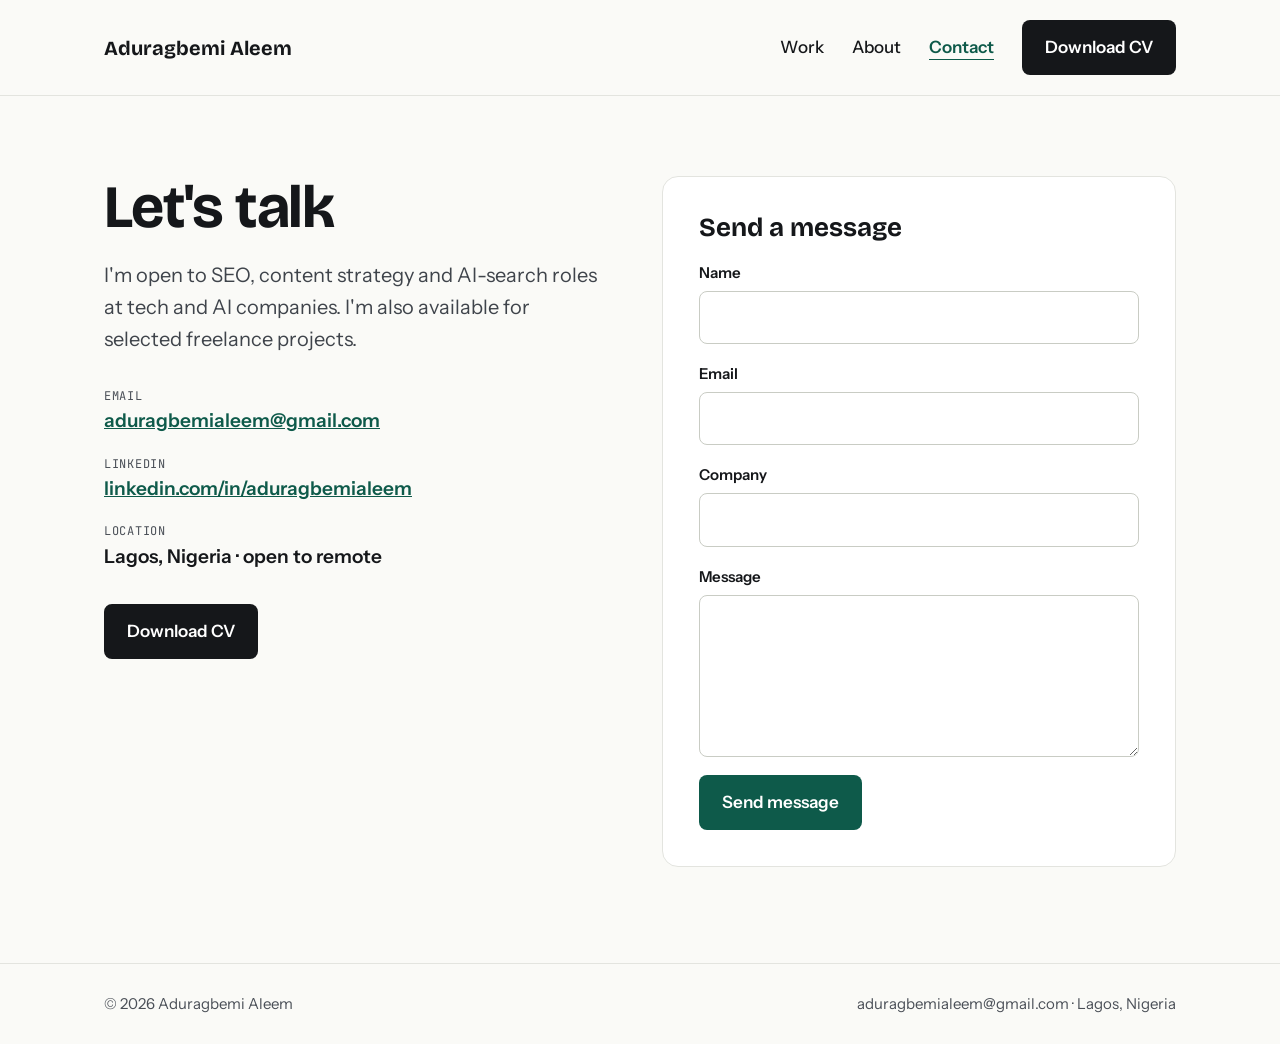
<file: contact.html>
<!doctype html>
<html lang="en">
<head>
  <meta charset="utf-8">
  <meta name="viewport" content="width=device-width, initial-scale=1">
  <title>Contact | Aduragbemi Aleem</title>
  <meta name="description" content="Get in touch with Aduragbemi Aleem about SEO, content strategy and AI-search roles.">
  <link rel="canonical" href="https://adr-portfolio-omega.vercel.app/contact.html">

  <meta property="og:type" content="website">
  <meta property="og:title" content="Contact | Aduragbemi Aleem">
  <meta property="og:description" content="Open to SEO, content strategy and AI-search roles.">
  <meta property="og:url" content="https://adr-portfolio-omega.vercel.app/contact.html">

  <link rel="preconnect" href="https://fonts.googleapis.com">
  <link rel="preconnect" href="https://fonts.gstatic.com" crossorigin>
  <link href="https://fonts.googleapis.com/css2?family=Bricolage+Grotesque:opsz,wght@12..96,500;12..96,700&family=Instrument+Sans:wght@400;500;600&family=JetBrains+Mono:wght@500&display=swap" rel="stylesheet">
  <link rel="stylesheet" href="styles.css">
</head>
<body>

<header class="site-header">
  <nav class="container nav" aria-label="Main">
    <a class="brand" href="index.html">Aduragbemi Aleem</a>
    <div class="nav-links">
      <a href="work.html">Work</a>
      <a href="about.html">About</a>
      <a href="contact.html" aria-current="page">Contact</a>
      <a class="btn btn-dark" href="cv.pdf" download>Download CV</a>
    </div>
  </nav>
</header>

<main class="container contact">

  <section class="contact-info">
    <h1 class="display">Let's talk</h1>
    <p class="lead">I'm open to SEO, content strategy and AI-search roles at tech and AI companies. I'm also available for selected freelance projects.</p>
    <div class="contact-list">
      <div>
        <p class="label">Email</p>
        <a href="mailto:aduragbemialeem@gmail.com">aduragbemialeem@gmail.com</a>
      </div>
      <div>
        <p class="label">LinkedIn</p>
        <a href="https://www.linkedin.com/in/aduragbemialeem" target="_blank" rel="noopener">linkedin.com/in/aduragbemialeem</a>
      </div>
      <div>
        <p class="label">Location</p>
        <p>Lagos, Nigeria · open to remote</p>
      </div>
    </div>
    <a class="btn btn-dark" href="cv.pdf" download>Download CV</a>
  </section>

  <!--
    This form needs a service to actually deliver messages.
    Easiest option: create a free form at formspree.io and replace
    YOUR_FORM_ID below. Or remove the form and keep the email link.
  -->
  <form class="contact-form" action="https://formspree.io/f/YOUR_FORM_ID" method="POST">
    <h2>Send a message</h2>
    <div class="field">
      <label for="name">Name</label>
      <input id="name" name="name" type="text" autocomplete="name" required>
    </div>
    <div class="field">
      <label for="email">Email</label>
      <input id="email" name="email" type="email" autocomplete="email" required>
    </div>
    <div class="field">
      <label for="company">Company</label>
      <input id="company" name="company" type="text" autocomplete="organization">
    </div>
    <div class="field">
      <label for="message">Message</label>
      <textarea id="message" name="message" rows="5" required></textarea>
    </div>
    <button class="btn btn-primary" type="submit">Send message</button>
  </form>

</main>

<footer class="site-footer">
  <div class="container footer-inner">
    <span>© 2026 Aduragbemi Aleem</span>
    <span>aduragbemialeem@gmail.com · Lagos, Nigeria</span>
  </div>
</footer>

</body>
</html>
</file>
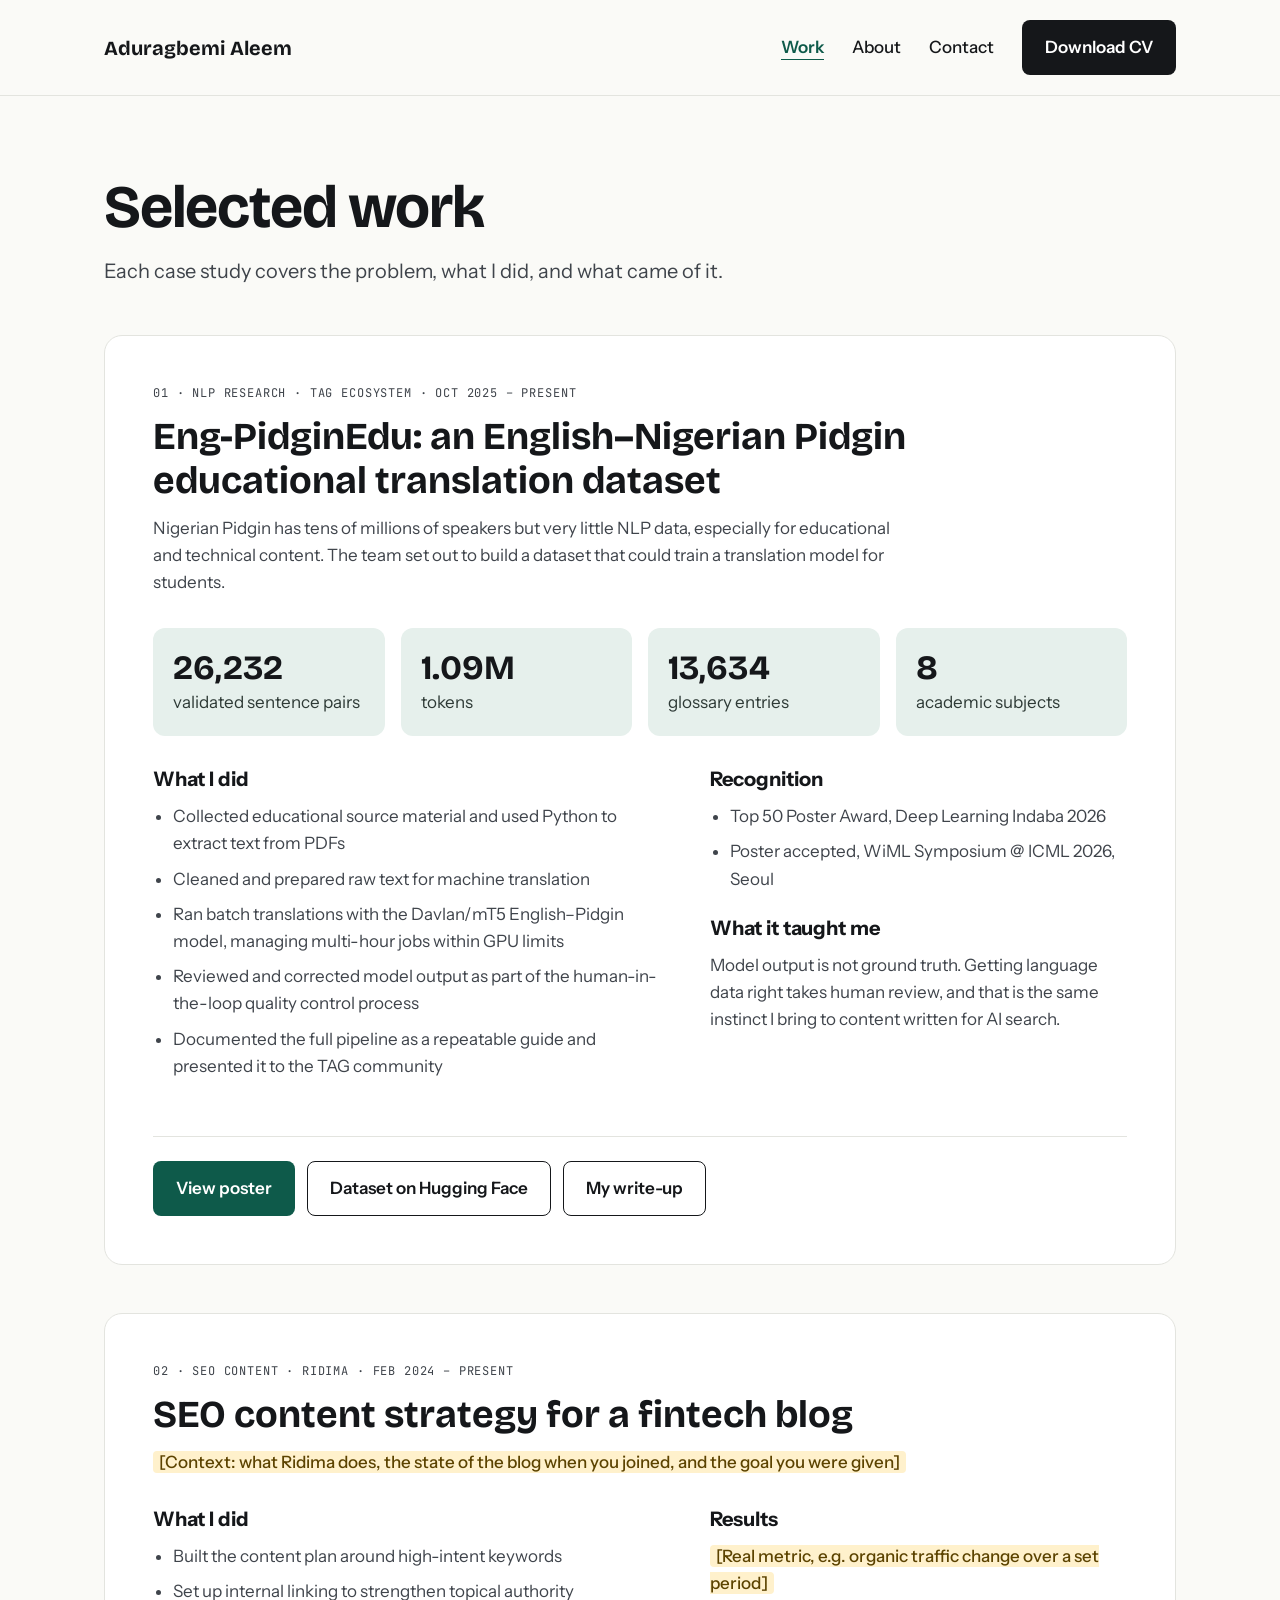
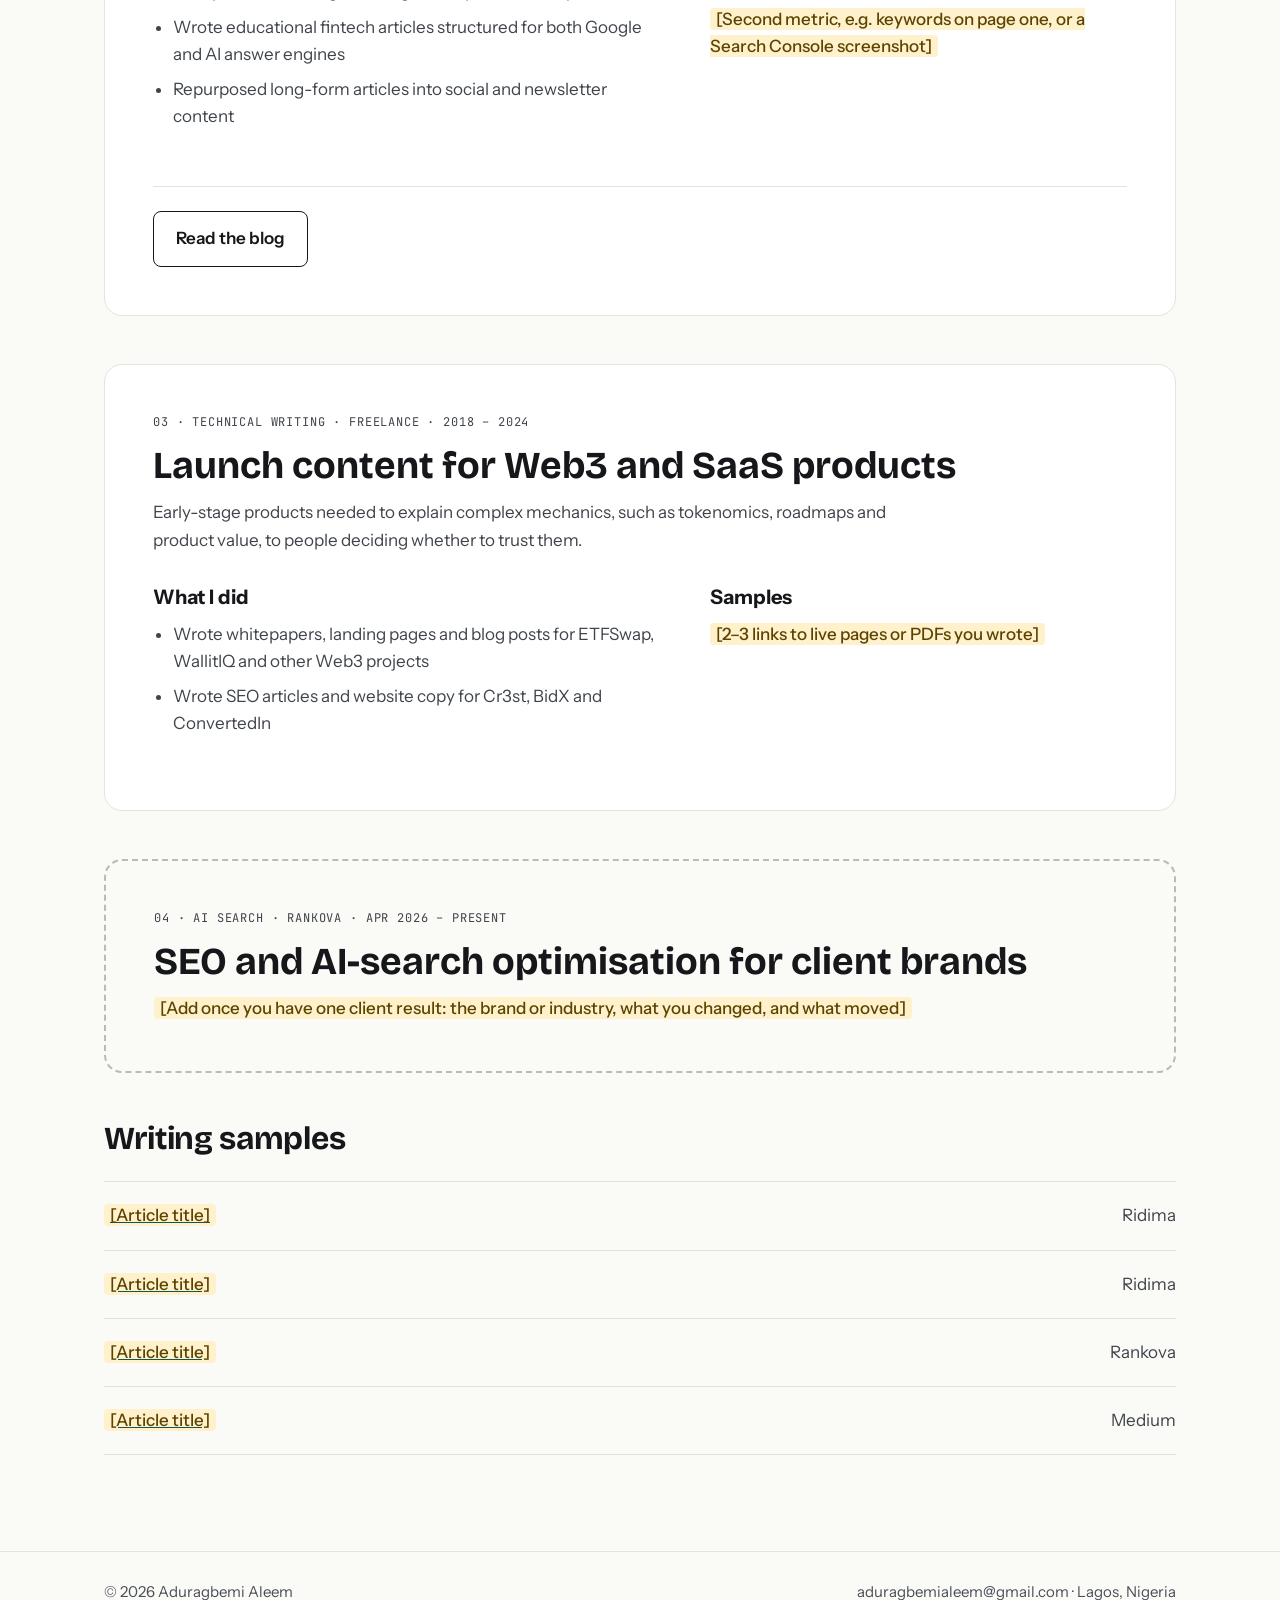
<file: work.html>
<!doctype html>
<html lang="en">
<head>
  <meta charset="utf-8">
  <meta name="viewport" content="width=device-width, initial-scale=1">
  <title>Work | Aduragbemi Aleem</title>
  <meta name="description" content="Case studies in SEO, AI search and NLP: the Eng-PidginEdu translation dataset, fintech SEO content at Ridima, and Web3 launch content.">
  <link rel="canonical" href="https://adr-portfolio-omega.vercel.app/work.html">

  <meta property="og:type" content="website">
  <meta property="og:title" content="Work | Aduragbemi Aleem">
  <meta property="og:description" content="Case studies in SEO, AI search and NLP.">
  <meta property="og:url" content="https://adr-portfolio-omega.vercel.app/work.html">

  <link rel="preconnect" href="https://fonts.googleapis.com">
  <link rel="preconnect" href="https://fonts.gstatic.com" crossorigin>
  <link href="https://fonts.googleapis.com/css2?family=Bricolage+Grotesque:opsz,wght@12..96,500;12..96,700&family=Instrument+Sans:wght@400;500;600&family=JetBrains+Mono:wght@500&display=swap" rel="stylesheet">
  <link rel="stylesheet" href="styles.css">
</head>
<body>

<header class="site-header">
  <nav class="container nav" aria-label="Main">
    <a class="brand" href="index.html">Aduragbemi Aleem</a>
    <div class="nav-links">
      <a href="work.html" aria-current="page">Work</a>
      <a href="about.html">About</a>
      <a href="contact.html">Contact</a>
      <a class="btn btn-dark" href="cv.pdf" download>Download CV</a>
    </div>
  </nav>
</header>

<main class="container">

  <section class="page-head">
    <h1 class="display">Selected work</h1>
    <p class="lead">Each case study covers the problem, what I did, and what came of it.</p>
  </section>

  <!-- 01 · Eng-PidginEdu -->
  <article class="case" id="eng-pidginedu">
    <div class="case-head">
      <p class="eyebrow">01 · NLP research · TAG Ecosystem · Oct 2025 – Present</p>
      <h2>Eng-PidginEdu: an English–Nigerian Pidgin educational translation dataset</h2>
      <p>Nigerian Pidgin has tens of millions of speakers but very little NLP data, especially for educational and technical content. The team set out to build a dataset that could train a translation model for students.</p>
    </div>

    <div class="stats">
      <div class="stat"><strong>26,232</strong><span>validated sentence pairs</span></div>
      <div class="stat"><strong>1.09M</strong><span>tokens</span></div>
      <div class="stat"><strong>13,634</strong><span>glossary entries</span></div>
      <div class="stat"><strong>8</strong><span>academic subjects</span></div>
    </div>

    <div class="case-body">
      <div>
        <h3>What I did</h3>
        <ul>
          <li>Collected educational source material and used Python to extract text from PDFs</li>
          <li>Cleaned and prepared raw text for machine translation</li>
          <li>Ran batch translations with the Davlan/mT5 English–Pidgin model, managing multi-hour jobs within GPU limits</li>
          <li>Reviewed and corrected model output as part of the human-in-the-loop quality control process</li>
          <li>Documented the full pipeline as a repeatable guide and presented it to the TAG community</li>
        </ul>
      </div>
      <div>
        <h3>Recognition</h3>
        <ul>
          <li>Top 50 Poster Award, Deep Learning Indaba 2026</li>
          <li>Poster accepted, WiML Symposium @ ICML 2026, Seoul</li>
        </ul>
        <h3>What it taught me</h3>
        <p class="muted">Model output is not ground truth. Getting language data right takes human review, and that is the same instinct I bring to content written for AI search.</p>
      </div>
    </div>

    <div class="case-links">
      <a class="btn btn-primary" href="https://www.tagecosystemai.com/dli-poster.jpg" target="_blank" rel="noopener">View poster</a>
      <a class="btn btn-outline" href="https://huggingface.co/datasets/coderGit/Eng_PidginEdu" target="_blank" rel="noopener">Dataset on Hugging Face</a>
      <a class="btn btn-outline" href="https://www.linkedin.com/feed/update/urn:li:activity:7501192298739802112/" target="_blank" rel="noopener">My write-up</a>
    </div>
  </article>

  <!-- 02 · Ridima -->
  <article class="case" id="ridima">
    <div class="case-head">
      <p class="eyebrow">02 · SEO content · Ridima · Feb 2024 – Present</p>
      <h2>SEO content strategy for a fintech blog</h2>
      <p><span class="ph">[Context: what Ridima does, the state of the blog when you joined, and the goal you were given]</span></p>
    </div>

    <div class="case-body">
      <div>
        <h3>What I did</h3>
        <ul>
          <li>Built the content plan around high-intent keywords</li>
          <li>Set up internal linking to strengthen topical authority</li>
          <li>Wrote educational fintech articles structured for both Google and AI answer engines</li>
          <li>Repurposed long-form articles into social and newsletter content</li>
        </ul>
      </div>
      <div>
        <h3>Results</h3>
        <p class="muted" style="margin-bottom: 8px"><span class="ph">[Real metric, e.g. organic traffic change over a set period]</span></p>
        <p class="muted"><span class="ph">[Second metric, e.g. keywords on page one, or a Search Console screenshot]</span></p>
      </div>
    </div>

    <div class="case-links">
      <a class="btn btn-outline" href="https://www.myridima.com/blogs" target="_blank" rel="noopener">Read the blog</a>
    </div>
  </article>

  <!-- 03 · Web3 -->
  <article class="case" id="web3">
    <div class="case-head">
      <p class="eyebrow">03 · Technical writing · Freelance · 2018 – 2024</p>
      <h2>Launch content for Web3 and SaaS products</h2>
      <p>Early-stage products needed to explain complex mechanics, such as tokenomics, roadmaps and product value, to people deciding whether to trust them.</p>
    </div>

    <div class="case-body">
      <div>
        <h3>What I did</h3>
        <ul>
          <li>Wrote whitepapers, landing pages and blog posts for ETFSwap, WallitIQ and other Web3 projects</li>
          <li>Wrote SEO articles and website copy for Cr3st, BidX and ConvertedIn</li>
        </ul>
      </div>
      <div>
        <h3>Samples</h3>
        <p class="muted"><span class="ph">[2–3 links to live pages or PDFs you wrote]</span></p>
      </div>
    </div>
  </article>

  <!-- 04 · Rankova (fill in once you have a result, or remove this block) -->
  <article class="case pending" id="rankova">
    <div class="case-head">
      <p class="eyebrow">04 · AI search · Rankova · Apr 2026 – Present</p>
      <h2>SEO and AI-search optimisation for client brands</h2>
      <p><span class="ph">[Add once you have one client result: the brand or industry, what you changed, and what moved]</span></p>
    </div>
  </article>

  <section style="padding-bottom: 96px">
    <h2 class="section-title" style="margin-bottom: 24px; font-size: 32px">Writing samples</h2>
    <div class="rows">
      <div class="row">
        <a href="#"><strong><span class="ph">[Article title]</span></strong></a>
        <span class="muted">Ridima</span>
      </div>
      <div class="row">
        <a href="#"><strong><span class="ph">[Article title]</span></strong></a>
        <span class="muted">Ridima</span>
      </div>
      <div class="row">
        <a href="#"><strong><span class="ph">[Article title]</span></strong></a>
        <span class="muted">Rankova</span>
      </div>
      <div class="row">
        <a href="#"><strong><span class="ph">[Article title]</span></strong></a>
        <span class="muted">Medium</span>
      </div>
    </div>
  </section>

</main>

<footer class="site-footer">
  <div class="container footer-inner">
    <span>© 2026 Aduragbemi Aleem</span>
    <span>aduragbemialeem@gmail.com · Lagos, Nigeria</span>
  </div>
</footer>

</body>
</html>
</file>
<file: styles.css>
/* ==========================================================
   Aduragbemi Aleem — Portfolio
   One stylesheet for all four pages.
   ========================================================== */

:root {
  --ink: #15171a;
  --body: #3f444b;
  --muted: #4a4f57;
  --line: #e3e4df;
  --ground: #fafaf7;
  --surface: #ffffff;
  --accent: #0e5a4a;
  --accent-dark: #093d32;
  --accent-soft: #e6f0ec;
  --placeholder: #e9eae5;

  --font-display: "Bricolage Grotesque", system-ui, sans-serif;
  --font-body: "Instrument Sans", system-ui, sans-serif;
  --font-mono: "JetBrains Mono", ui-monospace, monospace;

  --radius: 14px;
  --max: 1120px;
}

*,
*::before,
*::after { box-sizing: border-box; }

body {
  margin: 0;
  background: var(--ground);
  color: var(--ink);
  font-family: var(--font-body);
  font-size: 17px;
  line-height: 1.6;
  -webkit-font-smoothing: antialiased;
}

img { max-width: 100%; display: block; }

a { color: var(--accent); }
a:hover { color: var(--accent-dark); }

h1, h2, h3 { margin: 0; line-height: 1.15; }
p { margin: 0; }

.container {
  max-width: var(--max);
  margin: 0 auto;
  padding: 0 24px;
}

/* Fill-in marker — delete the span once the real content is in */
.ph {
  background: #fff1cc;
  color: #5c4300;
  padding: 1px 6px;
  border-radius: 4px;
  font-weight: 500;
}

/* ---------- Header ---------- */

.site-header { border-bottom: 1px solid var(--line); }

.nav {
  display: flex;
  flex-wrap: wrap;
  gap: 16px;
  align-items: center;
  justify-content: space-between;
  padding-top: 20px;
  padding-bottom: 20px;
}

.brand {
  font-family: var(--font-display);
  font-weight: 700;
  font-size: 20px;
  color: var(--ink);
  text-decoration: none;
}

.nav-links {
  display: flex;
  flex-wrap: wrap;
  gap: 28px;
  align-items: center;
}

.nav-links a:not(.btn) {
  color: var(--ink);
  text-decoration: none;
  font-weight: 500;
}

.nav-links a[aria-current="page"] {
  color: var(--accent);
  font-weight: 600;
  text-decoration: underline;
  text-underline-offset: 6px;
}

/* ---------- Buttons ---------- */

.btn {
  display: inline-block;
  font: inherit;
  font-weight: 600;
  text-decoration: none;
  padding: 13px 22px;
  border-radius: 8px;
  border: 1.5px solid transparent;
  cursor: pointer;
}

.btn-dark { background: var(--ink); color: #fff; }
.btn-dark:hover { background: #000; color: #fff; }

.btn-primary { background: var(--accent); color: #fff; }
.btn-primary:hover { background: var(--accent-dark); color: #fff; }

.btn-outline { border-color: var(--ink); color: var(--ink); }
.btn-outline:hover { background: var(--ink); color: #fff; }

.btn-light { background: #fff; color: var(--ink); }
.btn-light:hover { background: var(--line); color: var(--ink); }

.btn-outline-light { border-color: #fff; color: #fff; }
.btn-outline-light:hover { background: #fff; color: var(--ink); }

.btn-row { display: flex; flex-wrap: wrap; gap: 12px; }

/* ---------- Type helpers ---------- */

.eyebrow {
  font-family: var(--font-mono);
  font-size: 12px;
  letter-spacing: 0.07em;
  text-transform: uppercase;
  color: var(--accent);
}

.label {
  font-family: var(--font-mono);
  font-size: 12px;
  letter-spacing: 0.06em;
  text-transform: uppercase;
  color: var(--muted);
}

.display {
  font-family: var(--font-display);
  font-weight: 700;
  font-size: clamp(40px, 6vw, 60px);
  line-height: 1.05;
  letter-spacing: -0.02em;
}

.section-title {
  font-family: var(--font-display);
  font-weight: 700;
  font-size: clamp(28px, 4vw, 40px);
  letter-spacing: -0.01em;
}

.lead { font-size: 20px; color: var(--body); max-width: 640px; }
.muted { color: var(--body); }

/* ---------- Sections ---------- */

.section { padding-top: 72px; padding-bottom: 72px; }
.section-head {
  display: flex;
  flex-wrap: wrap;
  justify-content: space-between;
  align-items: baseline;
  gap: 16px;
  margin-bottom: 36px;
}

/* ---------- Hero ---------- */

.hero {
  display: flex;
  flex-wrap: wrap;
  gap: 56px;
  align-items: center;
  padding-top: 96px;
  padding-bottom: 72px;
}

.hero-text { flex: 999 1 560px; min-width: 0; }
.hero-text .eyebrow { margin-bottom: 20px; }
.hero-text .display { margin-bottom: 24px; }
.hero-text .lead { margin-bottom: 36px; }

.photo {
  flex: 1 1 280px;
  min-width: 0;
  aspect-ratio: 4 / 5;
  max-height: 400px;
  object-fit: cover;
  border-radius: 16px;
  background: var(--placeholder);
}

/* ---------- Proof strip ---------- */

.proof {
  background: var(--surface);
  border-top: 1px solid var(--line);
  border-bottom: 1px solid var(--line);
}

.proof-inner {
  display: flex;
  flex-wrap: wrap;
  gap: 24px 48px;
  padding-top: 28px;
  padding-bottom: 28px;
}

.proof-item { flex: 1 1 240px; min-width: 0; }
.proof-item p:last-child { font-weight: 600; margin-top: 4px; }

/* ---------- Cards ---------- */

.cards { display: flex; flex-wrap: wrap; gap: 24px; }

.card {
  flex: 1 1 320px;
  min-width: 0;
  background: var(--surface);
  border: 1px solid var(--line);
  border-radius: var(--radius);
  padding: 28px;
  display: flex;
  flex-direction: column;
  gap: 14px;
}

.card h3 { font-family: var(--font-display); font-size: 24px; }
.card p { color: var(--body); }
.card .card-link { margin-top: auto; font-weight: 600; }

/* ---------- Pillars ---------- */

.pillars { display: flex; flex-wrap: wrap; gap: 40px; }

.pillar {
  flex: 1 1 260px;
  min-width: 0;
  border-top: 2px solid var(--ink);
  padding-top: 20px;
}

.pillar h3 { font-size: 20px; margin-bottom: 10px; }
.pillar p { color: var(--body); }

/* ---------- Chips ---------- */

.chips { display: flex; flex-wrap: wrap; gap: 12px; }

.chip {
  background: var(--surface);
  border: 1px solid var(--line);
  border-radius: 999px;
  padding: 12px 22px;
  text-decoration: none;
  font-weight: 500;
}

/* ---------- CTA band ---------- */

.cta-band { background: var(--ink); color: #fff; }

.cta-inner {
  display: flex;
  flex-wrap: wrap;
  gap: 32px;
  align-items: center;
  justify-content: space-between;
  padding-top: 80px;
  padding-bottom: 80px;
}

.cta-inner > div:first-child { flex: 999 1 480px; min-width: 0; }
.cta-inner h2 { margin-bottom: 12px; }
.cta-inner p { color: #c9ccd1; font-size: 18px; }

/* ---------- Footer ---------- */

.site-footer { border-top: 1px solid var(--line); }

.footer-inner {
  display: flex;
  flex-wrap: wrap;
  gap: 16px;
  justify-content: space-between;
  padding-top: 28px;
  padding-bottom: 28px;
  color: var(--muted);
  font-size: 15px;
}

/* ---------- Page header (inner pages) ---------- */

.page-head { padding-top: 80px; padding-bottom: 48px; }
.page-head .display { margin-bottom: 16px; }

/* ---------- Case studies ---------- */

.case {
  background: var(--surface);
  border: 1px solid var(--line);
  border-radius: 18px;
  padding: clamp(24px, 4vw, 48px);
  display: flex;
  flex-direction: column;
  gap: 32px;
  margin-bottom: 48px;
}

.case-head .eyebrow { margin-bottom: 12px; }
.case-head h2 {
  font-family: var(--font-display);
  font-size: clamp(28px, 3.5vw, 38px);
  margin-bottom: 12px;
}
.case-head p { color: var(--body); max-width: 760px; }

.case.pending {
  background: transparent;
  border: 2px dashed #b9bcb3;
}

.stats { display: flex; flex-wrap: wrap; gap: 16px; }

.stat {
  flex: 1 1 180px;
  min-width: 0;
  background: var(--accent-soft);
  border-radius: 12px;
  padding: 20px;
}

.stat strong {
  display: block;
  font-family: var(--font-display);
  font-size: 34px;
  line-height: 1.2;
}

.stat span { color: #2e3a36; }

.case-body { display: flex; flex-wrap: wrap; gap: 40px; }
.case-body > div:first-child { flex: 1 1 420px; min-width: 0; }
.case-body > div:last-child { flex: 1 1 320px; min-width: 0; }
.case-body h3 { font-size: 20px; margin-bottom: 12px; }

.case-body ul {
  margin: 0 0 24px;
  padding-left: 20px;
  color: var(--body);
  display: flex;
  flex-direction: column;
  gap: 8px;
}

.case-links {
  display: flex;
  flex-wrap: wrap;
  gap: 12px;
  padding-top: 24px;
  border-top: 1px solid var(--line);
}

/* ---------- Row lists (samples, timeline) ---------- */

.rows { border-top: 1px solid var(--line); }

.row {
  display: flex;
  flex-wrap: wrap;
  gap: 8px 32px;
  justify-content: space-between;
  padding: 20px 0;
  border-bottom: 1px solid var(--line);
}

.row-date {
  flex: 0 0 200px;
  font-family: var(--font-mono);
  font-size: 14px;
  color: var(--muted);
  padding-top: 3px;
}

.row-main { flex: 1 1 400px; min-width: 0; }
.row-main p:first-child { font-weight: 600; }
.row-main p + p { color: var(--body); margin-top: 2px; }

/* ---------- About ---------- */

.about-intro {
  display: flex;
  flex-wrap: wrap;
  gap: 56px;
  padding-top: 80px;
  padding-bottom: 64px;
}

.about-intro > div { flex: 999 1 560px; min-width: 0; }
.about-intro .display { margin-bottom: 28px; }
.about-intro p { margin-bottom: 18px; }
.about-intro p:first-of-type { font-size: 19px; }
.about-intro p:not(:first-of-type) { color: var(--body); }

.facts { display: flex; flex-wrap: wrap; gap: 40px; }
.facts > div { flex: 1 1 280px; min-width: 0; }
.facts h2 { font-family: var(--font-display); font-size: 28px; margin-bottom: 16px; }
.facts ul { margin: 0; padding-left: 20px; color: var(--body); }

/* ---------- Contact ---------- */

.contact {
  display: flex;
  flex-wrap: wrap;
  gap: 64px;
  padding-top: 80px;
  padding-bottom: 96px;
}

.contact-info { flex: 1 1 400px; min-width: 0; }
.contact-info .display { margin-bottom: 20px; }
.contact-info .lead { margin-bottom: 32px; }
.contact-list { display: flex; flex-direction: column; gap: 18px; margin-bottom: 32px; }
.contact-list a,
.contact-list p:last-child { font-weight: 600; font-size: 19px; }

.contact-form {
  flex: 1 1 420px;
  min-width: 0;
  background: var(--surface);
  border: 1px solid var(--line);
  border-radius: 16px;
  padding: 36px;
  display: flex;
  flex-direction: column;
  gap: 18px;
}

.contact-form h2 { font-family: var(--font-display); font-size: 26px; }

.field { display: flex; flex-direction: column; gap: 6px; }
.field label { font-weight: 600; font-size: 15px; }

.field input,
.field textarea {
  font: inherit;
  padding: 12px 14px;
  border: 1px solid #c9ccc4;
  border-radius: 8px;
  background: #fff;
  color: var(--ink);
}

.field textarea { resize: vertical; min-height: 140px; }

.field input:focus,
.field textarea:focus,
.btn:focus-visible,
a:focus-visible {
  outline: 2px solid var(--accent);
  outline-offset: 2px;
}

.contact-form .btn { align-self: flex-start; }

/* ---------- Phones ---------- */

@media (max-width: 600px) {
  body { font-size: 16px; }
  .lead { font-size: 18px; }

  .nav { padding-top: 16px; padding-bottom: 16px; gap: 12px; }
  .nav-links { gap: 20px; }
  .nav-links .btn { padding: 9px 14px; font-size: 15px; }

  .hero { padding-top: 48px; padding-bottom: 48px; gap: 40px; }
  .hero-text .display { margin-bottom: 20px; }
  .hero-text .lead { margin-bottom: 28px; }

  .section { padding-top: 56px; padding-bottom: 56px; }
  .pillars { gap: 28px; }
  .cards { gap: 16px; }
  .card { padding: 24px; }

  .cta-inner { padding-top: 56px; padding-bottom: 56px; }

  .page-head { padding-top: 48px; padding-bottom: 32px; }
  .case { margin-bottom: 32px; gap: 28px; }
  .case-body { gap: 28px; }
  .stat { flex-basis: 120px; padding: 16px; }
  .stat strong { font-size: 28px; }

  .about-intro { padding-top: 48px; padding-bottom: 48px; gap: 40px; }
  .row-date { flex-basis: 100%; }

  .contact { padding-top: 48px; padding-bottom: 64px; gap: 40px; }
  .contact-form { padding: 24px; }
}
</file>
